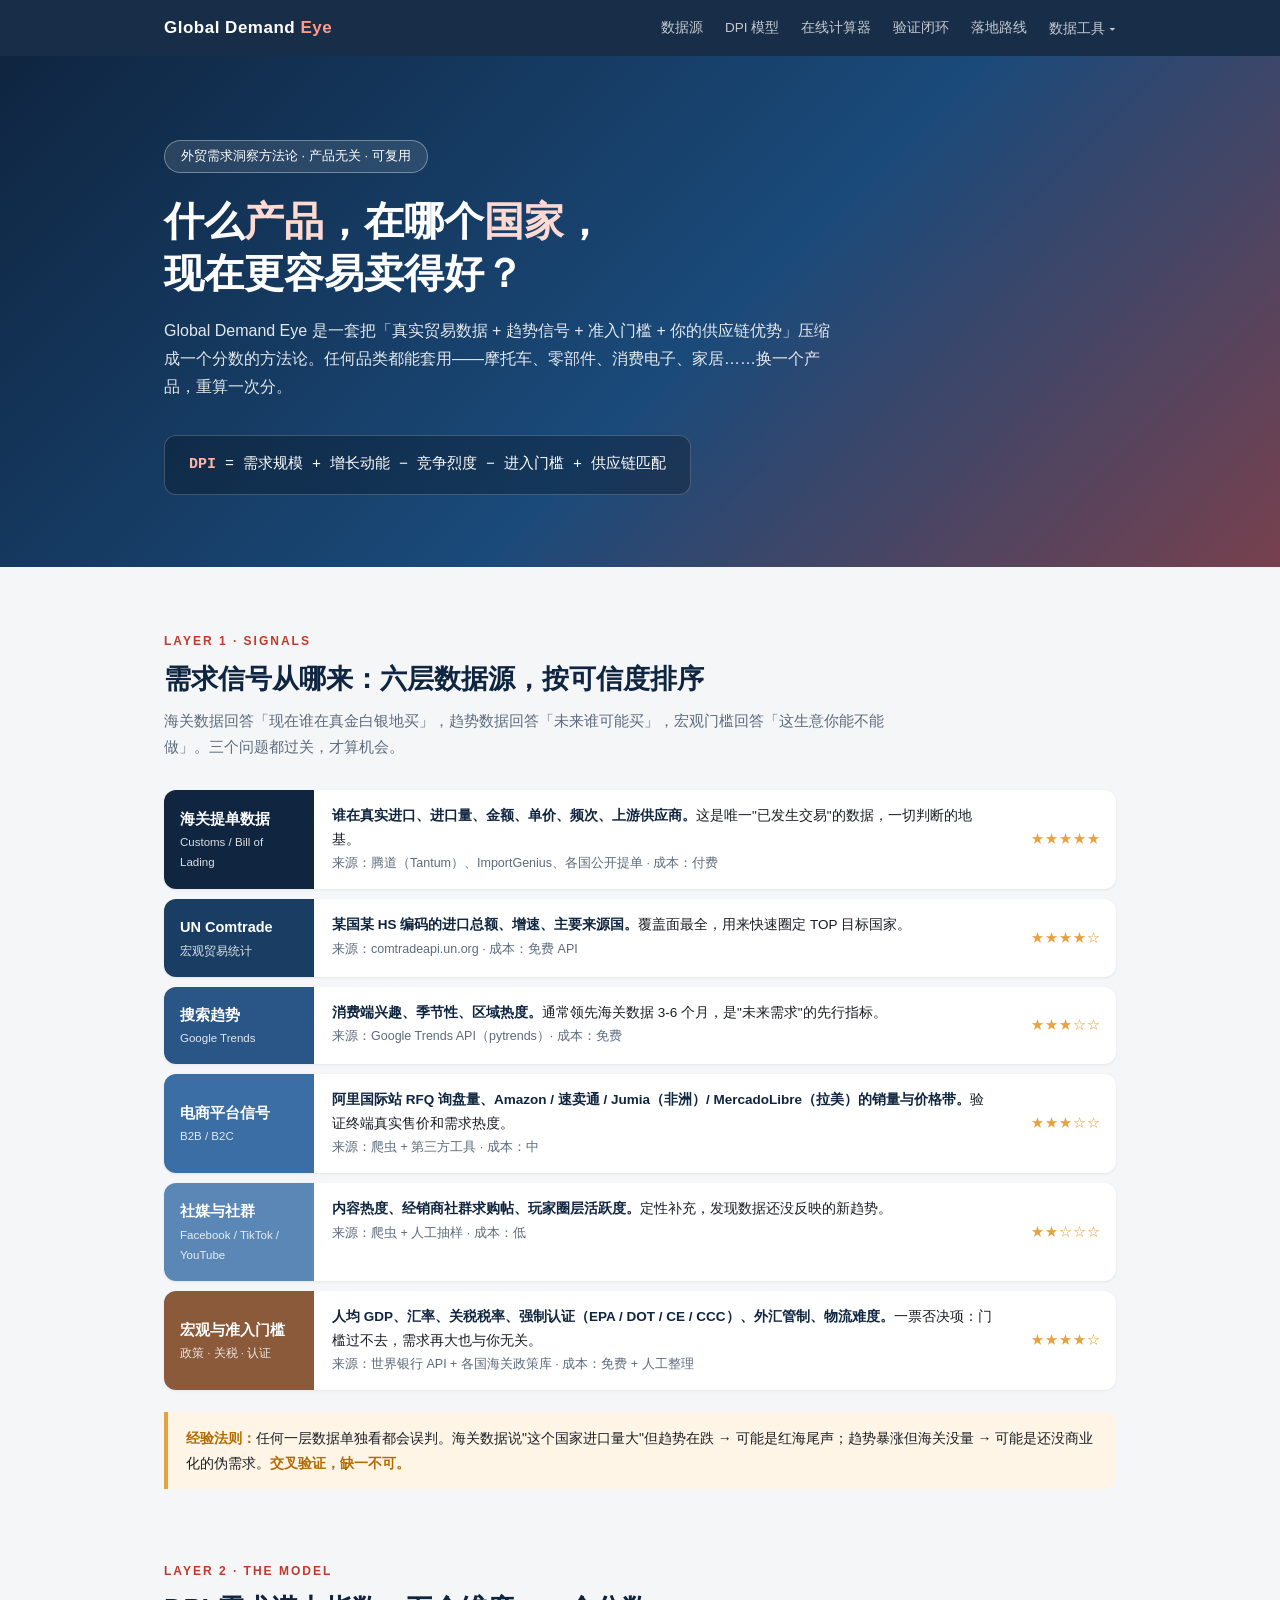
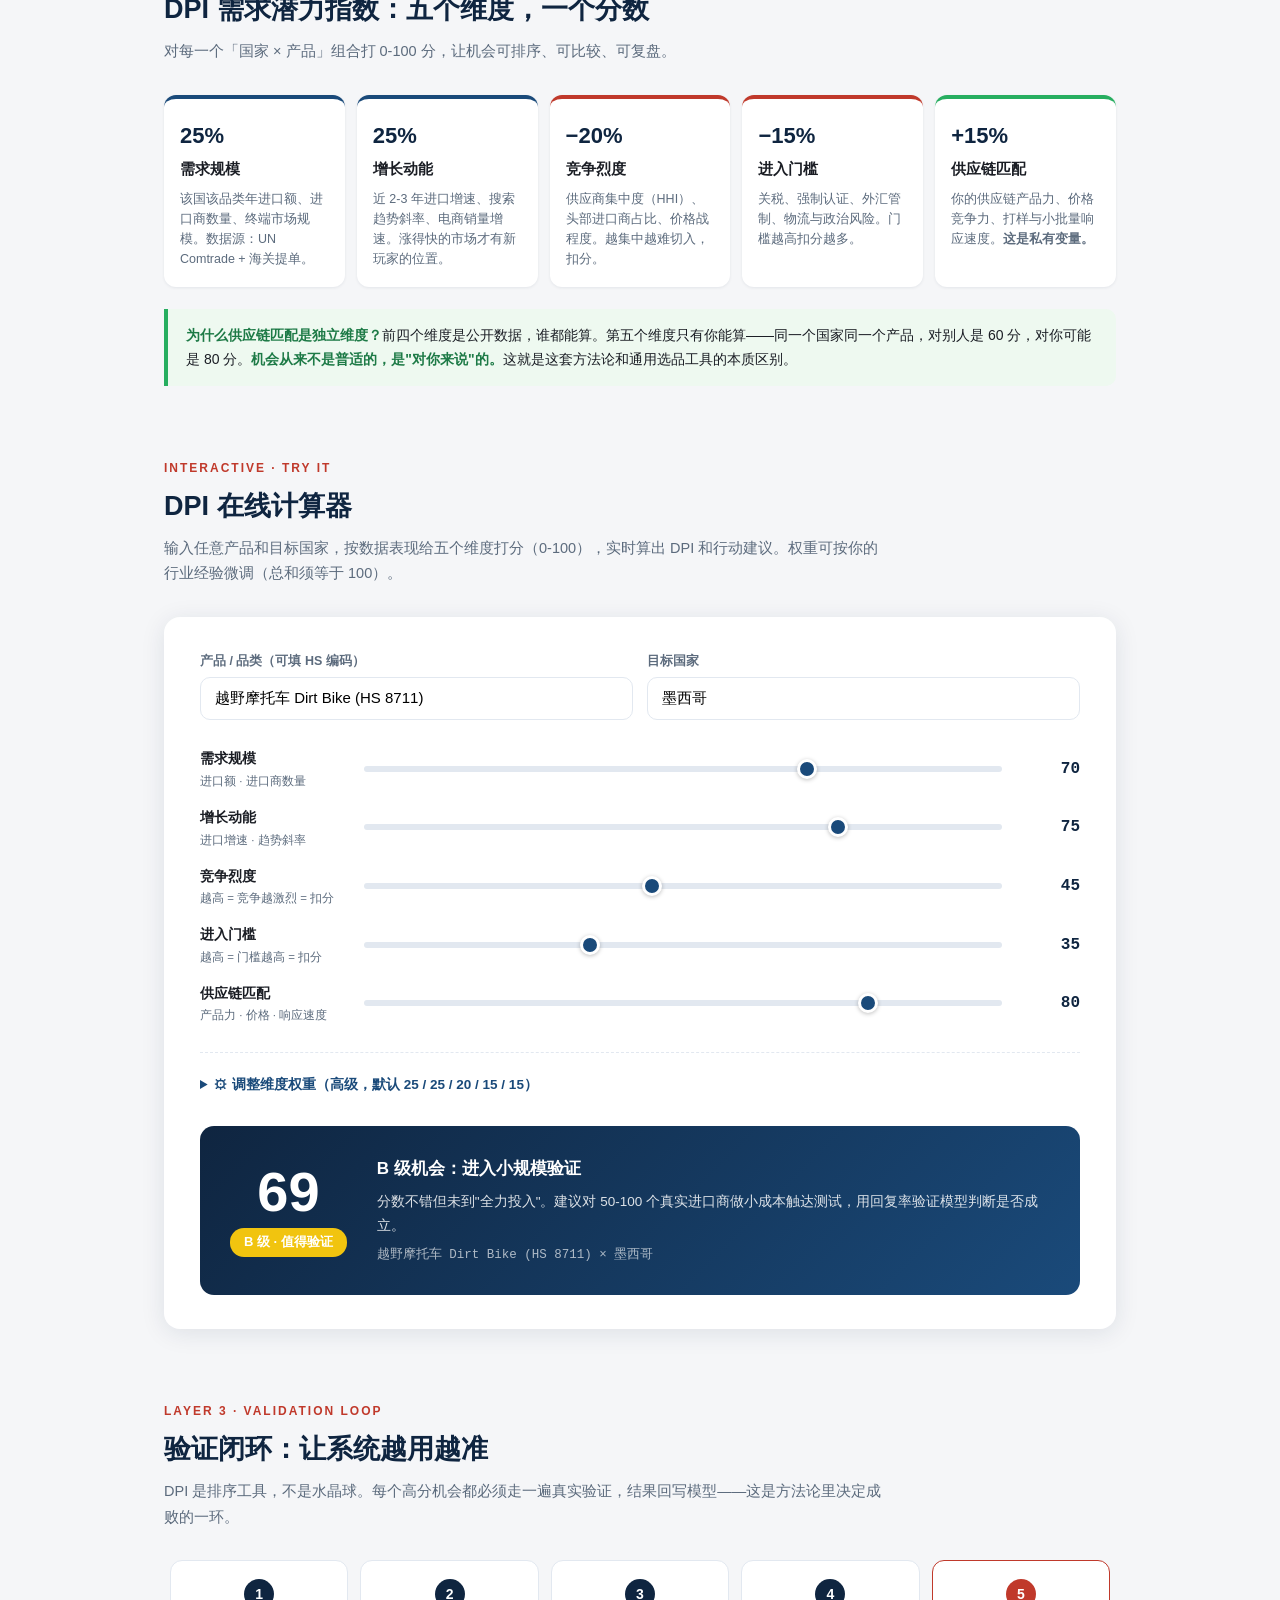
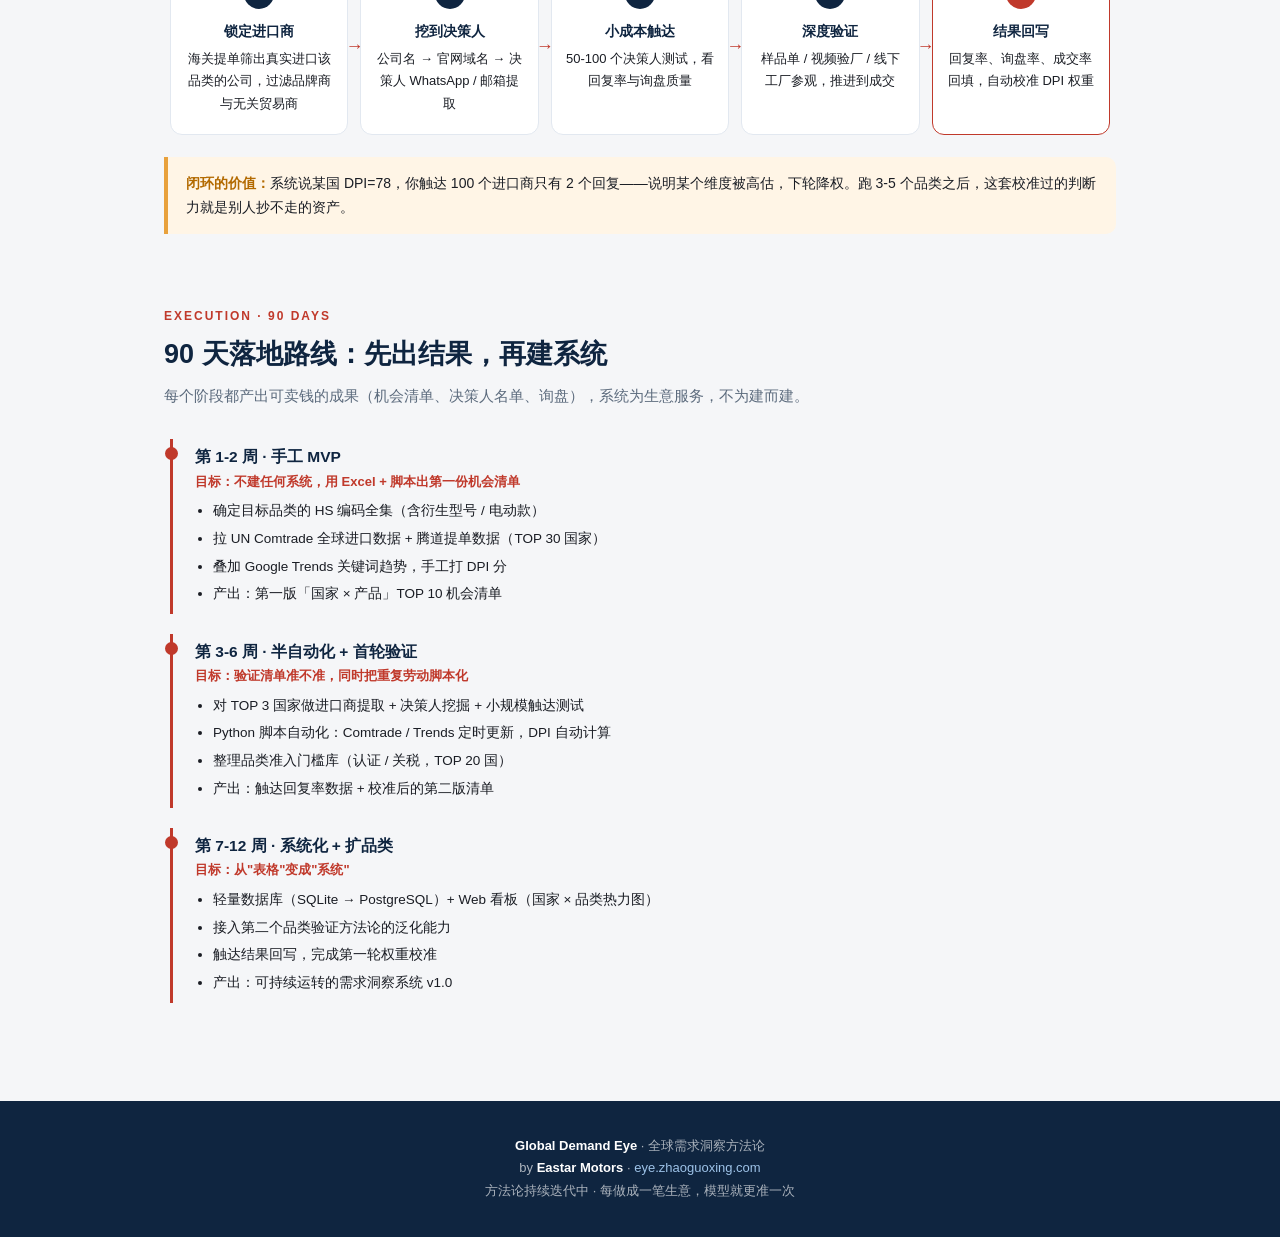
<file: index.html>
<!DOCTYPE html>
<html lang="zh-CN" data-page-node-id="IEvrCKIiT8b6tZA7WyVUV3">
<head data-page-node-id="hLp0TwkNhoBQQ4ujz1DH9p">
<meta charset="UTF-8" data-page-node-id="vBuQwhukV2SU0BndbEfwpH">
<meta name="viewport" content="width=device-width, initial-scale=1.0" data-page-node-id="2bIlBClqqDKxnT2rr8ZYdN">
<title>Global Demand Eye · 全球需求洞察方法论</title>
<meta name="description" content="一套可复用的外贸需求洞察方法论：用 DPI 需求潜力指数回答「什么产品 × 哪个国家 × 现在更容易卖」。" data-page-node-id="ldcZ8ysT7w2BpTGIAM40GC">
<style>
  :root {
    --navy: #0f2540; --navy2: #1a4a7a; --red: #c0392b; --bg: #f5f6f8;
    --ink: #1a1d24; --muted: #5c6b7d; --line: #e2e8f0; --green: #27ae60; --amber: #e8a13c;
  }
  * { margin: 0; padding: 0; box-sizing: border-box; }
  html { scroll-behavior: smooth; }
  body { font-family: -apple-system, "PingFang SC", "Microsoft YaHei", sans-serif; background: var(--bg); color: var(--ink); line-height: 1.75; }
  .container { max-width: 1000px; margin: 0 auto; padding: 0 24px; }

  /* nav */
  nav { position: sticky; top: 0; z-index: 50; background: rgba(15,37,64,.96); backdrop-filter: blur(8px); }
  nav .container { display: flex; align-items: center; justify-content: space-between; height: 56px; }
  nav .logo { color: #fff; font-weight: 800; font-size: 17px; letter-spacing: .5px; }
  nav .logo span { color: #ff9a8a; }
  nav .links { display: flex; align-items: center; }
  nav .links a, nav .links .dropbtn { color: rgba(255,255,255,.75); text-decoration: none; font-size: 13.5px; margin-left: 22px; transition: color .2s; cursor: pointer; }
  nav .links a:hover, nav .links .dropbtn:hover { color: #fff; }
  .dropdown { position: relative; }
  .dropdown-menu { display: none; position: absolute; right: 0; top: 100%; background: #fff; border-radius: 10px; box-shadow: 0 8px 28px rgba(0,0,0,.22); padding: 8px; min-width: 200px; z-index: 60; }
  .dropdown:hover .dropdown-menu { display: block; }
  .dropdown-menu a { display: block; color: #1a1d24; padding: 9px 14px; border-radius: 7px; margin: 0; font-size: 13.5px; white-space: nowrap; }
  .dropdown-menu a:hover { background: #eef2f7; color: #0f2540; }
  .dropdown-menu a small { display: block; color: #5c6b7d; font-size: 11px; }
  @media (max-width: 720px) { nav .links { display: none; } }

  /* hero */
  .hero { background: linear-gradient(135deg, #0f2540 0%, #1a4a7a 55%, #c0392b 135%); color: #fff; padding: 84px 0 72px; }
  .hero .tag { display: inline-block; border: 1px solid rgba(255,255,255,.35); background: rgba(255,255,255,.1); padding: 4px 16px; border-radius: 20px; font-size: 13px; margin-bottom: 22px; }
  .hero h1 { font-size: 40px; font-weight: 800; line-height: 1.3; margin-bottom: 18px; }
  .hero h1 .q { color: #ffd9d2; }
  .hero p { font-size: 16px; opacity: .88; max-width: 680px; }
  .hero .formula-strip { margin-top: 34px; display: inline-block; background: rgba(0,0,0,.25); border: 1px solid rgba(255,255,255,.2); border-radius: 12px; padding: 16px 24px; font-family: "SF Mono", Menlo, monospace; font-size: 15px; }
  .hero .formula-strip b { color: #ffb4a6; }
  @media (max-width: 720px) { .hero h1 { font-size: 28px; } .hero .formula-strip { font-size: 12px; } }

  section { padding: 64px 0 8px; }
  .sec-head { margin-bottom: 30px; }
  .sec-head .en { font-size: 12px; letter-spacing: 2px; color: var(--red); font-weight: 700; text-transform: uppercase; }
  .sec-head h2 { font-size: 27px; color: var(--navy); margin-top: 4px; }
  .sec-head p { color: var(--muted); font-size: 14.5px; margin-top: 6px; max-width: 720px; }

  /* signal pyramid */
  .pyramid { display: flex; flex-direction: column; gap: 10px; }
  .pyr { display: flex; background: #fff; border-radius: 12px; overflow: hidden; box-shadow: 0 1px 3px rgba(15,37,64,.08); }
  .pyr .lv { flex: 0 0 150px; padding: 16px; color: #fff; font-weight: 700; font-size: 14.5px; display: flex; flex-direction: column; justify-content: center; }
  .pyr .lv small { font-weight: 400; opacity: .85; font-size: 11.5px; }
  .pyr .bd { padding: 14px 18px; font-size: 13.5px; flex: 1; }
  .pyr .bd b { color: var(--navy); }
  .pyr .bd .src { color: var(--muted); font-size: 12.5px; margin-top: 2px; }
  .pyr .stars { flex: 0 0 100px; display: flex; align-items: center; justify-content: center; color: var(--amber); font-size: 13px; letter-spacing: 1px; }
  @media (max-width: 720px) { .pyr .lv { flex-basis: 110px; } .pyr .stars { display: none; } }

  /* dpi dimensions */
  .dims { display: grid; grid-template-columns: repeat(5, 1fr); gap: 12px; }
  @media (max-width: 900px) { .dims { grid-template-columns: repeat(2, 1fr); } }
  @media (max-width: 560px) { .dims { grid-template-columns: 1fr; } }
  .dim { background: #fff; border-radius: 12px; padding: 18px 16px; box-shadow: 0 1px 3px rgba(15,37,64,.08); border-top: 4px solid var(--navy2); }
  .dim.minus { border-top-color: var(--red); }
  .dim.own { border-top-color: var(--green); }
  .dim .w { font-size: 22px; font-weight: 800; color: var(--navy); }
  .dim .n { font-weight: 700; margin: 2px 0 6px; font-size: 14.5px; }
  .dim .d { font-size: 12.5px; color: var(--muted); line-height: 1.6; }

  .note { background: #fff5e6; border-left: 4px solid var(--amber); padding: 14px 18px; border-radius: 0 10px 10px 0; margin-top: 22px; font-size: 14px; }
  .note b { color: #b36a00; }
  .note.green { background: #eef9f0; border-left-color: var(--green); }
  .note.green b { color: #1d7a46; }

  /* calculator */
  .calc { background: #fff; border-radius: 16px; box-shadow: 0 4px 24px rgba(15,37,64,.1); padding: 34px 36px; }
  @media (max-width: 720px) { .calc { padding: 22px 18px; } }
  .calc .row-inputs { display: grid; grid-template-columns: 1fr 1fr; gap: 14px; margin-bottom: 26px; }
  @media (max-width: 560px) { .calc .row-inputs { grid-template-columns: 1fr; } }
  .calc input[type=text] { width: 100%; padding: 12px 14px; border: 1.5px solid var(--line); border-radius: 10px; font-size: 15px; outline: none; transition: border .2s; }
  .calc input[type=text]:focus { border-color: var(--navy2); }
  .calc label.fld { font-size: 12.5px; color: var(--muted); display: block; margin-bottom: 5px; font-weight: 600; }
  .slider-row { display: grid; grid-template-columns: 150px 1fr 64px; align-items: center; gap: 14px; margin-bottom: 14px; }
  @media (max-width: 560px) { .slider-row { grid-template-columns: 110px 1fr 52px; } }
  .slider-row .lab { font-size: 14px; font-weight: 600; }
  .slider-row .lab small { display: block; color: var(--muted); font-weight: 400; font-size: 11.5px; }
  .slider-row .val { font-family: "SF Mono", Menlo, monospace; font-size: 16px; font-weight: 700; color: var(--navy); text-align: right; }
  input[type=range] { width: 100%; height: 6px; -webkit-appearance: none; appearance: none; background: var(--line); border-radius: 3px; outline: none; }
  input[type=range]::-webkit-slider-thumb { -webkit-appearance: none; appearance: none; width: 20px; height: 20px; border-radius: 50%; background: var(--navy2); cursor: pointer; border: 3px solid #fff; box-shadow: 0 1px 4px rgba(0,0,0,.25); }
  .weights { margin-top: 26px; padding-top: 20px; border-top: 1px dashed var(--line); }
  .weights summary { cursor: pointer; font-size: 13.5px; color: var(--navy2); font-weight: 600; }
  .weights .wgrid { display: grid; grid-template-columns: repeat(5, 1fr); gap: 10px; margin-top: 14px; }
  @media (max-width: 720px) { .weights .wgrid { grid-template-columns: repeat(2, 1fr); } }
  .weights .wgrid label { font-size: 11.5px; color: var(--muted); display: block; margin-bottom: 3px; }
  .weights input[type=number] { width: 100%; padding: 7px 9px; border: 1.5px solid var(--line); border-radius: 8px; font-size: 14px; }
  .wsum { font-size: 12.5px; margin-top: 10px; color: var(--muted); }
  .wsum.ok { color: var(--green); } .wsum.bad { color: var(--red); font-weight: 700; }

  .result { margin-top: 30px; background: linear-gradient(135deg, #0f2540, #1a4a7a); border-radius: 14px; color: #fff; padding: 28px 30px; display: grid; grid-template-columns: auto 1fr; gap: 30px; align-items: center; }
  @media (max-width: 640px) { .result { grid-template-columns: 1fr; text-align: center; } }
  .result .score { text-align: center; }
  .result .score .num { font-size: 56px; font-weight: 800; line-height: 1; }
  .result .score .grade { display: inline-block; margin-top: 8px; font-size: 13px; font-weight: 700; padding: 3px 14px; border-radius: 14px; background: rgba(255,255,255,.15); }
  .result .verdict h4 { font-size: 17px; margin-bottom: 6px; }
  .result .verdict p { font-size: 13.5px; opacity: .85; }
  .result .verdict .pair { font-size: 12.5px; opacity: .65; margin-top: 8px; font-family: Menlo, monospace; }

  /* loop */
  .loop { display: grid; grid-template-columns: repeat(5, 1fr); gap: 0; }
  @media (max-width: 900px) { .loop { grid-template-columns: 1fr; gap: 12px; } }
  .lp { background: #fff; border: 1.5px solid var(--line); border-radius: 12px; padding: 18px 14px; margin: 0 6px; text-align: center; font-size: 13px; position: relative; }
  .lp .no { width: 30px; height: 30px; border-radius: 50%; background: var(--navy); color: #fff; font-weight: 800; display: flex; align-items: center; justify-content: center; margin: 0 auto 10px; font-size: 14px; }
  .lp b { display: block; color: var(--navy); margin-bottom: 4px; font-size: 14px; }
  .lp .arr { position: absolute; right: -16px; top: 50%; transform: translateY(-50%); color: var(--red); font-size: 18px; font-weight: 800; z-index: 2; }
  @media (max-width: 900px) { .lp .arr { display: none; } .lp { margin: 0; } }

  /* roadmap */
  .phase { border-left: 3px solid var(--red); padding: 4px 0 4px 22px; margin: 20px 0 20px 6px; position: relative; }
  .phase::before { content: ""; position: absolute; left: -8px; top: 8px; width: 13px; height: 13px; border-radius: 50%; background: var(--red); }
  .phase .t { font-weight: 700; font-size: 15.5px; color: var(--navy); }
  .phase .g { font-size: 13px; color: var(--red); font-weight: 600; margin-bottom: 6px; }
  .phase ul { margin-left: 18px; font-size: 13.5px; }
  .phase li { margin-bottom: 4px; }

  footer { background: var(--navy); color: rgba(255,255,255,.65); text-align: center; padding: 34px 20px; margin-top: 70px; font-size: 13px; }
  footer b { color: #fff; }
  footer a { color: #9ec3e8; text-decoration: none; }
</style>
</head>
<body data-page-node-id="r5opr6QafjVuFzC8ON0cdB">

<nav data-page-node-id="QuTthRYrnVWiDVU4P8e2kO">
  <div class="container" data-page-node-id="rSzT6q8761tzJrecuDGDx7">
    <div class="logo" data-page-node-id="YNQbATNOCQu0QMy5YVWGUk">Global Demand <span data-page-node-id="SczkfhZVIKyUPl3Lal9FXu">Eye</span></div>
    <div class="links" data-page-node-id="bvfOhIvkzDzVhWLD3byn2g">
      <a href="#signals" data-page-node-id="QLsc8fCORnNMgEXU4lE7KE">数据源</a>
      <a href="#dpi" data-page-node-id="n4cuCpz7oHlGXjJSjq1TVd">DPI 模型</a>
      <a href="#calc" data-page-node-id="eDOBJ2DCVDD18yL87TJ3RS">在线计算器</a>
      <a href="#loop" data-page-node-id="DHEj22jfOPbuzD3FoP1DJM">验证闭环</a>
      <a href="#roadmap" data-page-node-id="SwSfWYvEmaSe5w0Kty3PW3">落地路线</a>
      <div class="dropdown" data-page-node-id="dToolsMenu1">
        <span class="dropbtn">数据工具 ▾</span>
        <div class="dropdown-menu">
          <a href="tools/trade.html">全球进口扫描<small>Comtrade · 各国进口额排行</small></a>
          <a href="tools/macro.html">宏观经济查询<small>World Bank · GDP/增速/人口</small></a>
          <a href="tools/hhi.html">供应商集中度分析<small>Comtrade · 来源国份额与 HHI</small></a>
        </div>
      </div>
    </div>
  </div>
</nav>

<header class="hero" data-page-node-id="IZYheMNTh07hRgDJfRFRk2">
  <div class="container" data-page-node-id="EDFjBvue8R69aJNtRItX7Y">
    <span class="tag" data-page-node-id="p7OIjJOdq6BhohmUQ7pCWQ">外贸需求洞察方法论 · 产品无关 · 可复用</span>
    <h1 data-page-node-id="xHTnuhLWr1ctZLSzqEWkIQ">什么<span class="q" data-page-node-id="HSXyQLlKOrQDdUiEx3WHoW">产品</span>，在哪个<span class="q" data-page-node-id="iYE3smzuwUv2TRCSOSSIz4">国家</span>，<br data-page-node-id="yfrJmaG1UToOiCyjtWpQSI">现在更容易卖得好？</h1>
    <p data-page-node-id="XhCnIAzaD6e57Ko7ouEJq1">Global Demand Eye 是一套把「真实贸易数据 + 趋势信号 + 准入门槛 + 你的供应链优势」压缩成一个分数的方法论。任何品类都能套用——摩托车、零部件、消费电子、家居……换一个产品，重算一次分。</p>
    <div class="formula-strip" data-page-node-id="I98uPK7IFHiWHmWqxn0GEf">
      <b data-page-node-id="nz43cjdQmSxBh1NWPtGBDM">DPI</b> = 需求规模 + 增长动能 − 竞争烈度 − 进入门槛 + 供应链匹配
    </div>
  </div>
</header>

<!-- ========== signals ========== -->
<section id="signals" data-page-node-id="ZQFGwPuYWzvEraIip5YilB">
  <div class="container" data-page-node-id="bHOEvrCng6jv2vUFArN1WA">
    <div class="sec-head" data-page-node-id="aDCiYHeHl4Ud39AeSiTGZr">
      <div class="en" data-page-node-id="Nk7fXWYWGG63xMOnmiE8hW">Layer 1 · Signals</div>
      <h2 data-page-node-id="G8NSWbvDKHOZ49mcyv7sGv">需求信号从哪来：六层数据源，按可信度排序</h2>
      <p data-page-node-id="NfgRid0uJEwHnpvKZOulTo">海关数据回答「现在谁在真金白银地买」，趋势数据回答「未来谁可能买」，宏观门槛回答「这生意你能不能做」。三个问题都过关，才算机会。</p>
    </div>
    <div class="pyramid" data-page-node-id="9uP1GkKiQLRGLhJ4TUD4BN">
      <div class="pyr" data-page-node-id="w9dStCxCaAjQZiHf9TOU4Z">
        <div class="lv" style="background:#0f2540;" data-page-node-id="qqhQadGFlS7LCG2Co05sOn">海关提单数据<small data-page-node-id="HTRX4gMsuzF23IaAxL46Rk">Customs / Bill of Lading</small></div>
        <div class="bd" data-page-node-id="ShWeNjuUZVLwnoRRDWIaSs"><b data-page-node-id="JaAQrnmtHq7ApZuXGEe4kt">谁在真实进口、进口量、金额、单价、频次、上游供应商。</b>这是唯一"已发生交易"的数据，一切判断的地基。<div class="src" data-page-node-id="7hr94JPHoPnotIsxwGgO8F">来源：腾道（Tantum）、ImportGenius、各国公开提单 · 成本：付费</div></div>
        <div class="stars" data-page-node-id="UuYHTeI66u4rHofrHiI2dR">★★★★★</div>
      </div>
      <div class="pyr" data-page-node-id="gSCQN2PxcvcqkoF2RKNpNB">
        <div class="lv" style="background:#1a3d63;" data-page-node-id="2wQsLAMKa45lhEHTF6GF0s">UN Comtrade<small data-page-node-id="2dvH2bXJ5xW7bOdej9FCz9">宏观贸易统计</small></div>
        <div class="bd" data-page-node-id="FbSPeNn5CXWdpCGofJTr2a"><b data-page-node-id="IQFgDj6GCeGEJJ5lA1L1zM">某国某 HS 编码的进口总额、增速、主要来源国。</b>覆盖面最全，用来快速圈定 TOP 目标国家。<div class="src" data-page-node-id="N9Nk1ZlUTFF0klYOjw4Fxx">来源：comtradeapi.un.org · 成本：免费 API</div></div>
        <div class="stars" data-page-node-id="aTIJogp6NkuYh9pyhYfNWV">★★★★☆</div>
      </div>
      <div class="pyr" data-page-node-id="IzHwJ3cd17lHZIu9KGXx1a">
        <div class="lv" style="background:#2a5687;" data-page-node-id="zEAtWNTUoAk8h7nivGGPFu">搜索趋势<small data-page-node-id="Dv110IQQfiTdGqbUKYOcNA">Google Trends</small></div>
        <div class="bd" data-page-node-id="lWW3hHilEW1r77JCCldPZ5"><b data-page-node-id="ol2Ish9P1LIhkQ0wG5myX7">消费端兴趣、季节性、区域热度。</b>通常领先海关数据 3-6 个月，是"未来需求"的先行指标。<div class="src" data-page-node-id="nSg9imSVXDgQwfA8rMANm7">来源：Google Trends API（pytrends）· 成本：免费</div></div>
        <div class="stars" data-page-node-id="LIOrmeFbvkNIgpAD3u7LPG">★★★☆☆</div>
      </div>
      <div class="pyr" data-page-node-id="YKxMVYSFRfwPjGdDuov9Wt">
        <div class="lv" style="background:#3a6ea5;" data-page-node-id="icUJxu2oPcdMkp717Hsugf">电商平台信号<small data-page-node-id="g0WriHyoiSsemqVfHRmzNA">B2B / B2C</small></div>
        <div class="bd" data-page-node-id="pbUmxcZNotRVidHMBt0MIl"><b data-page-node-id="hGPF7P3UPyFxENX0PAlN9y">阿里国际站 RFQ 询盘量、Amazon / 速卖通 / Jumia（非洲）/ MercadoLibre（拉美）的销量与价格带。</b>验证终端真实售价和需求热度。<div class="src" data-page-node-id="9dDCrebxghaQNNaCyToaMF">来源：爬虫 + 第三方工具 · 成本：中</div></div>
        <div class="stars" data-page-node-id="W4ZcXkpFQfEFQOgFIaE8tD">★★★☆☆</div>
      </div>
      <div class="pyr" data-page-node-id="Q31TmPcglBEFZNuzQTRCjd">
        <div class="lv" style="background:#5a87b5;" data-page-node-id="W952iUzOHTjfyQzZMgkcyC">社媒与社群<small data-page-node-id="aMQx251KBMNMVCktxVREdk">Facebook / TikTok / YouTube</small></div>
        <div class="bd" data-page-node-id="oGlS7PlF7cefPJWijrtlR1"><b data-page-node-id="CZnVqCSi5wtssy2zqeDhdk">内容热度、经销商社群求购帖、玩家圈层活跃度。</b>定性补充，发现数据还没反映的新趋势。<div class="src" data-page-node-id="MpfWaKLDdfzpuPb1gTB2Uk">来源：爬虫 + 人工抽样 · 成本：低</div></div>
        <div class="stars" data-page-node-id="zal80wvZbFKEFIA5OiOLN6">★★☆☆☆</div>
      </div>
      <div class="pyr" data-page-node-id="3l9rN19B5kUeqevLF8NFHF">
        <div class="lv" style="background:#8a5a3a;" data-page-node-id="FvBKy3YCjRlEtBvvr4nw7a">宏观与准入门槛<small data-page-node-id="cCqJzxSirwsEwkLjjvMo7b">政策 · 关税 · 认证</small></div>
        <div class="bd" data-page-node-id="RYgnKblxD9RaDGAA5lBsfM"><b data-page-node-id="8rGvRsEMg46bdaJJeWq9KT">人均 GDP、汇率、关税税率、强制认证（EPA / DOT / CE / CCC）、外汇管制、物流难度。</b>一票否决项：门槛过不去，需求再大也与你无关。<div class="src" data-page-node-id="A6B1TCyIkHD6QZiQRaJKHW">来源：世界银行 API + 各国海关政策库 · 成本：免费 + 人工整理</div></div>
        <div class="stars" data-page-node-id="SSq3hHeuZqFsWaADQAePLg">★★★★☆</div>
      </div>
    </div>
    <div class="note" data-page-node-id="MhfBzk2NH5AUtbohgVv6GQ"><b data-page-node-id="ToPwwE7y4jEMe18lmXKIYR">经验法则：</b>任何一层数据单独看都会误判。海关数据说"这个国家进口量大"但趋势在跌 → 可能是红海尾声；趋势暴涨但海关没量 → 可能是还没商业化的伪需求。<b data-page-node-id="q9iRjJ2ZmhHyKHPS8cHIDN">交叉验证，缺一不可。</b></div>
  </div>
</section>

<!-- ========== dpi ========== -->
<section id="dpi" data-page-node-id="6mTEABo7Omw8Z5b53dBYHD">
  <div class="container" data-page-node-id="WxjMREx1UU9RA0ktwHkOeV">
    <div class="sec-head" data-page-node-id="xlFuzKMw6QEf4B3MAi9E6w">
      <div class="en" data-page-node-id="F7dbuxSzGpYnJPQQpe9zws">Layer 2 · The Model</div>
      <h2 data-page-node-id="zuZJVncr75vNIwGeu2agiF">DPI 需求潜力指数：五个维度，一个分数</h2>
      <p data-page-node-id="AaKi1Xw0A4uD5wXt1agMNL">对每一个「国家 × 产品」组合打 0-100 分，让机会可排序、可比较、可复盘。</p>
    </div>
    <div class="dims" data-page-node-id="Bn1Et8a41IqFWNpMWKlJCp">
      <div class="dim" data-page-node-id="r7kMfxsvGmeQrzQdFLvO2Y">
        <div class="w" data-page-node-id="SZ2Id3TywzAT9Bwu0ER8c0">25%</div>
        <div class="n" data-page-node-id="u8OjMjBidL9I6MXHRtDSOB">需求规模</div>
        <div class="d" data-page-node-id="8ZZdRq0uIJmONjcBdqWpBv">该国该品类年进口额、进口商数量、终端市场规模。数据源：UN Comtrade + 海关提单。</div>
      </div>
      <div class="dim" data-page-node-id="Dt3rtG5D5ry6xsKox5BXqB">
        <div class="w" data-page-node-id="xN02S0EbfqwMMnlbsdkzE2">25%</div>
        <div class="n" data-page-node-id="lEg8XrrG2Z4cm4Wytld259">增长动能</div>
        <div class="d" data-page-node-id="LpGcOYETC4w7R2GDK9BfGv">近 2-3 年进口增速、搜索趋势斜率、电商销量增速。涨得快的市场才有新玩家的位置。</div>
      </div>
      <div class="dim minus" data-page-node-id="dlaulMwopgeeA3lLjTu7LX">
        <div class="w" data-page-node-id="EjmgvHj5o8LtQ07co8GeGn">−20%</div>
        <div class="n" data-page-node-id="bsRDr58LwfseDkrC4YNcEO">竞争烈度</div>
        <div class="d" data-page-node-id="E1NGyR9VZPc31E5EnCT2K5">供应商集中度（HHI）、头部进口商占比、价格战程度。越集中越难切入，扣分。</div>
      </div>
      <div class="dim minus" data-page-node-id="Ex1JQ5RdeE138fgyXCQmdw">
        <div class="w" data-page-node-id="lYrbvK5EG2C6UGiPxXFB9H">−15%</div>
        <div class="n" data-page-node-id="qQQ9ghXr9r3gupyhHA29Gc">进入门槛</div>
        <div class="d" data-page-node-id="h4r6ZVQ0yZt7P39sB7OxQt">关税、强制认证、外汇管制、物流与政治风险。门槛越高扣分越多。</div>
      </div>
      <div class="dim own" data-page-node-id="47cLWXXJ4HCf4FDgosNpMU">
        <div class="w" data-page-node-id="ZMB7PxrVB5gP24xKC6JzUp">+15%</div>
        <div class="n" data-page-node-id="ClP6UJm64rwsRnzi7DaR8e">供应链匹配</div>
        <div class="d" data-page-node-id="NkoqFlHwmExhd2BOm8w70q">你的供应链产品力、价格竞争力、打样与小批量响应速度。<b data-page-node-id="1xHflF5X1eBCTmpnGKf5lE">这是私有变量。</b></div>
      </div>
    </div>
    <div class="note green" data-page-node-id="byncQDVdkB5dgZrx1eaZTH"><b data-page-node-id="ZDDHnGz6Mau3DHV8VzU8U2">为什么供应链匹配是独立维度？</b>前四个维度是公开数据，谁都能算。第五个维度只有你能算——同一个国家同一个产品，对别人是 60 分，对你可能是 80 分。<b data-page-node-id="pPXDdakkIcsINCntDMjJjc">机会从来不是普适的，是"对你来说"的。</b>这就是这套方法论和通用选品工具的本质区别。</div>
  </div>
</section>

<!-- ========== calculator ========== -->
<section id="calc" data-page-node-id="eqJMQbslDyuBJO5mOpYPag">
  <div class="container" data-page-node-id="CW9wfkcAtk1DTxhrJnQCOF">
    <div class="sec-head" data-page-node-id="Z81ObFy2GVFpoB7tXKbalR">
      <div class="en" data-page-node-id="vBSCY1B6Dr4XRr2J7GvDWp">Interactive · Try It</div>
      <h2 data-page-node-id="96H84qizPD5znhakshPHD9">DPI 在线计算器</h2>
      <p data-page-node-id="rIao5spfrhYEFBm9dfuEZQ">输入任意产品和目标国家，按数据表现给五个维度打分（0-100），实时算出 DPI 和行动建议。权重可按你的行业经验微调（总和须等于 100）。</p>
    </div>
    <div class="calc" data-page-node-id="C6tk0YIV5Md2pFw6AQDur2">
      <div class="row-inputs" data-page-node-id="UGJ4z0Zr1qCng6DdCZGPph">
        <div data-page-node-id="ZeLP5hubap4b9giK9UfDpl">
          <label class="fld" data-page-node-id="Td3oPC3eBSJ9swB1EGxpgv">产品 / 品类（可填 HS 编码）</label>
          <input type="text" id="inpProduct" placeholder="例：越野摩托车 HS 8711.40 / 锂电池 HS 8507.60" value="越野摩托车 Dirt Bike (HS 8711)" data-page-node-id="P92DXy0MJL8IMzyN8jyAbk">
        </div>
        <div data-page-node-id="nYaawmMRyZXLK5XvFsCIxY">
          <label class="fld" data-page-node-id="94QNr481kT8ojsXjfUpptq">目标国家</label>
          <input type="text" id="inpCountry" placeholder="例：墨西哥 / 菲律宾 / 阿联酋" value="墨西哥" data-page-node-id="ynKLkt6PCAgSX8Kysm149F">
        </div>
      </div>

      <div class="slider-row" data-page-node-id="U9ZHvdxFnFE3RqRvJ0XtJu">
        <div class="lab" data-page-node-id="LwThI8Pwn2y6rU4yuI0BZb">需求规模<small data-page-node-id="AYkXiMCG98AzDMAkQqhDX8">进口额 · 进口商数量</small></div>
        <input type="range" id="sScale" min="0" max="100" value="70" data-page-node-id="517WQTDisTHP8MMPZJbJz4">
        <div class="val" id="vScale" data-page-node-id="Ik49hf4JZzKag4N5SGpCU8">70</div>
      </div>
      <div class="slider-row" data-page-node-id="xHGm68E9Fb3jVLI6lkTX5V">
        <div class="lab" data-page-node-id="iJuHDU5eafSQIinwKpuywI">增长动能<small data-page-node-id="OQkNIZcRLqV8DtzFH5Y4Gs">进口增速 · 趋势斜率</small></div>
        <input type="range" id="sGrowth" min="0" max="100" value="75" data-page-node-id="lUmguF3kpJmUsCxPpCqBpy">
        <div class="val" id="vGrowth" data-page-node-id="EMDRYiUGupuWek4H0SpecD">75</div>
      </div>
      <div class="slider-row" data-page-node-id="GMIpv4WqvTbLwxsK4B0tLA">
        <div class="lab" data-page-node-id="LkE9Jz8ULsa5qg0GMSwv7t">竞争烈度<small data-page-node-id="RiddVjvmbUEsahLoPfHdyU">越高 = 竞争越激烈 = 扣分</small></div>
        <input type="range" id="sComp" min="0" max="100" value="45" data-page-node-id="gHEY2mPsdIB0fYkMYtqVRX">
        <div class="val" id="vComp" data-page-node-id="djqQlwb2e5w95f5pQmnm08">45</div>
      </div>
      <div class="slider-row" data-page-node-id="wBejL7w61dmlzUV5kbaCsr">
        <div class="lab" data-page-node-id="aDOAXy6K6B5c9iUhpycM99">进入门槛<small data-page-node-id="5raRb9q4DnnFuliBQ7nvqA">越高 = 门槛越高 = 扣分</small></div>
        <input type="range" id="sBarrier" min="0" max="100" value="35" data-page-node-id="34rMrnQoTKuI7pvPJ2jzHk">
        <div class="val" id="vBarrier" data-page-node-id="Xj3lMl3kNN5ziYtwSI81BH">35</div>
      </div>
      <div class="slider-row" data-page-node-id="74cmujZCpz2aWnRfdkQVbK">
        <div class="lab" data-page-node-id="WdaHewJCp5HU4wncAp7eF1">供应链匹配<small data-page-node-id="oGyUyn6UlAx01HDJFDV0RX">产品力 · 价格 · 响应速度</small></div>
        <input type="range" id="sSupply" min="0" max="100" value="80" data-page-node-id="4LfYzhRZk4vKZxvKVcT6vk">
        <div class="val" id="vSupply" data-page-node-id="SEXRsQrRGCgTTjy6qSXPQK">80</div>
      </div>

      <details class="weights" data-page-node-id="C7s69Kp9R4JzG7GAhMLbxX">
        <summary data-page-node-id="wlfAIygw2ewNesuabUyUTh">⚙ 调整维度权重（高级，默认 25 / 25 / 20 / 15 / 15）</summary>
        <div class="wgrid" data-page-node-id="4LWaH7zEQz336lYtZjcvwr">
          <div data-page-node-id="GviAGVJmrFXKdgFZTsP7IY"><label data-page-node-id="uAAACxwQfbSQr1qHZHefzt">需求规模 %</label><input type="number" id="wScale" value="25" min="0" max="100" data-page-node-id="iz8URYtDum1PEkx6ICNHAD"></div>
          <div data-page-node-id="Nt60G5Vf9X25AHECSQ7KOL"><label data-page-node-id="P1LnvotKlUIAZF359MWeub">增长动能 %</label><input type="number" id="wGrowth" value="25" min="0" max="100" data-page-node-id="fJAs8GINRwi5Eq8banMwiJ"></div>
          <div data-page-node-id="eDjDyLI8EsMCHCY8Jm7Zd3"><label data-page-node-id="WdsKo4zfA0M6EfvzDu0Q7s">竞争烈度 %</label><input type="number" id="wComp" value="20" min="0" max="100" data-page-node-id="wTUCmZoGHNgbPV4UE6dyX9"></div>
          <div data-page-node-id="PCcslh2oCTnwe6LTCTE0cd"><label data-page-node-id="AhI5ystF2G9BT3VPCFkWbG">进入门槛 %</label><input type="number" id="wBarrier" value="15" min="0" max="100" data-page-node-id="GgiDvHOcfy6i1e7U417uB7"></div>
          <div data-page-node-id="8Wl2fVR0PAE2L3QRfrAXCz"><label data-page-node-id="uJ4YKPweRa1Rtg58ZPTuqD">供应链匹配 %</label><input type="number" id="wSupply" value="15" min="0" max="100" data-page-node-id="I7NzVJ8lK70nNxkJlMAts5"></div>
        </div>
        <div class="wsum" id="wSum" data-page-node-id="e6fDajqqUfJODlJSJyaHcU">权重合计：100 ✓</div>
      </details>

      <div class="result" data-page-node-id="1ksnEF5CkHckisb7PzEwPh">
        <div class="score" data-page-node-id="sgCZ166au4QcOysg7E7LVz">
          <div class="num" id="dpiNum" data-page-node-id="MwaewHonVq5uARgxAMss8K">68</div>
          <div class="grade" id="dpiGrade" data-page-node-id="34RHwXvKTcUwdZXPgI26Ra">B 级 · 值得验证</div>
        </div>
        <div class="verdict" data-page-node-id="qte9G6iy3mfSSRQnAFLBBo">
          <h4 id="verdictTitle" data-page-node-id="9z4jh3EdK7FmAPdKkbNsf5">B 级机会：进入小规模验证</h4>
          <p id="verdictText" data-page-node-id="5oIbEvJ3dH4nMCsodS1IE1">分数不错但未到"全力投入"。建议对 50-100 个真实进口商做小成本触达测试，用回复率验证模型判断是否成立。</p>
          <div class="pair" id="verdictPair" data-page-node-id="DQZMjDov5uDegCDp6jlDtC">越野摩托车 Dirt Bike (HS 8711) × 墨西哥</div>
        </div>
      </div>
    </div>
  </div>
</section>

<!-- ========== loop ========== -->
<section id="loop" data-page-node-id="IvnHo2veXMLCJL98EAqV7W">
  <div class="container" data-page-node-id="FzVYHmhB2PYrbAnipBwXvf">
    <div class="sec-head" data-page-node-id="qfYCKcub2DqYiCuLNGXCmk">
      <div class="en" data-page-node-id="WaAO93FQGYItOm1JWPCeEo">Layer 3 · Validation Loop</div>
      <h2 data-page-node-id="rDwv5MQQSjoLU5nnIpL0Cc">验证闭环：让系统越用越准</h2>
      <p data-page-node-id="EeYN8zI6DjrDtF2VVd5Y7m">DPI 是排序工具，不是水晶球。每个高分机会都必须走一遍真实验证，结果回写模型——这是方法论里决定成败的一环。</p>
    </div>
    <div class="loop" data-page-node-id="mLSLw4tZUiBsu7xUvRwscG">
      <div class="lp" data-page-node-id="i57f8R1JZFVsm0wOXY2sDY"><div class="no" data-page-node-id="6iiRJwDobkMNkV9NJMuWag">1</div><b data-page-node-id="gJqEsXF4BG2A6n7ChYgbip">锁定进口商</b>海关提单筛出真实进口该品类的公司，过滤品牌商与无关贸易商<span class="arr" data-page-node-id="J9yE0Dm3CFP1bjNoOiMNR8">→</span></div>
      <div class="lp" data-page-node-id="8Y3Fmg1JnVMxkx3XiyQsOm"><div class="no" data-page-node-id="j8Ps2isQ5y6UCO1qtgDPJB">2</div><b data-page-node-id="lnySKEoWqEABgc9lprq5JG">挖到决策人</b>公司名 → 官网域名 → 决策人 WhatsApp / 邮箱提取<span class="arr" data-page-node-id="4420hr8aL1XL0JBJEzGzy2">→</span></div>
      <div class="lp" data-page-node-id="xKyymSw67HYDXohNX4HlHd"><div class="no" data-page-node-id="EqqVa17Me4ho92S8I5QuMA">3</div><b data-page-node-id="fQH5EH0KU9knRgnj37viiX">小成本触达</b>50-100 个决策人测试，看回复率与询盘质量<span class="arr" data-page-node-id="tuJGbSZwX9B1hpakDYhpKS">→</span></div>
      <div class="lp" data-page-node-id="vOnI9FDoGuWFul30V0PB7E"><div class="no" data-page-node-id="mPdLxS61WBkEa5XNBRUZbh">4</div><b data-page-node-id="x4F8BxhFysFzOS8W9z5jKH">深度验证</b>样品单 / 视频验厂 / 线下工厂参观，推进到成交<span class="arr" data-page-node-id="trVwkqrCVR8hELhkOVlpDj">→</span></div>
      <div class="lp" style="border-color:var(--red);" data-page-node-id="YmEbV69jqQ1M6CjoMr0c8A"><div class="no" style="background:var(--red);" data-page-node-id="hRaoEnZTsvyp6bwITFPHER">5</div><b data-page-node-id="U62Dutv7JeehWr46yRNFLJ">结果回写</b>回复率、询盘率、成交率回填，自动校准 DPI 权重</div>
    </div>
    <div class="note" data-page-node-id="I6uM18ygcFd0RUxqh1Ypu8"><b data-page-node-id="nlriQeJwE8980oVTHJd1Fc">闭环的价值：</b>系统说某国 DPI=78，你触达 100 个进口商只有 2 个回复——说明某个维度被高估，下轮降权。跑 3-5 个品类之后，这套校准过的判断力就是别人抄不走的资产。</div>
  </div>
</section>

<!-- ========== roadmap ========== -->
<section id="roadmap" data-page-node-id="r0g1HeqlXU8JCI0lgdL3WN">
  <div class="container" data-page-node-id="rtHH1ZcAr7oWogIEPx7BWo">
    <div class="sec-head" data-page-node-id="Ae7JDM2Fo5EWsvx92pM6Od">
      <div class="en" data-page-node-id="n1OPC5f1i1wozR8rxKRAn9">Execution · 90 Days</div>
      <h2 data-page-node-id="gE9Eyq4An4juqTjFe94ldb">90 天落地路线：先出结果，再建系统</h2>
      <p data-page-node-id="2OPKiQrOMPhiaueBvLOb8F">每个阶段都产出可卖钱的成果（机会清单、决策人名单、询盘），系统为生意服务，不为建而建。</p>
    </div>

    <div class="phase" data-page-node-id="MV2Q6Hs4BksIsypjRPjPU4">
      <div class="t" data-page-node-id="KAIQRIBxPUKy6PRIWnLQod">第 1-2 周 · 手工 MVP</div>
      <div class="g" data-page-node-id="djPurtNwGVONXb0z00QWch">目标：不建任何系统，用 Excel + 脚本出第一份机会清单</div>
      <ul data-page-node-id="nlr2HYlwL9iBVkqbRAdAX8">
        <li data-page-node-id="eTFZRRMQilJ4LIved0r43Z">确定目标品类的 HS 编码全集（含衍生型号 / 电动款）</li>
        <li data-page-node-id="UV6H6C8bgBarvKK7vHZune">拉 UN Comtrade 全球进口数据 + 腾道提单数据（TOP 30 国家）</li>
        <li data-page-node-id="Muc0nRO66EZuPvwx5ztGUe">叠加 Google Trends 关键词趋势，手工打 DPI 分</li>
        <li data-page-node-id="cJwGYBDzz4WNgHJ64fHfBK">产出：第一版「国家 × 产品」TOP 10 机会清单</li>
      </ul>
    </div>
    <div class="phase" data-page-node-id="Pe7i2YiIut6ciULUMHKVxs">
      <div class="t" data-page-node-id="SCkTB80YTrg7CZPoEcjRQI">第 3-6 周 · 半自动化 + 首轮验证</div>
      <div class="g" data-page-node-id="dMCEJgvK9oJhzQkcDkR5A2">目标：验证清单准不准，同时把重复劳动脚本化</div>
      <ul data-page-node-id="OhVR7gKmD3Pqv8rBgT1uPY">
        <li data-page-node-id="hkqty0AX2onGqyxAD54DU9">对 TOP 3 国家做进口商提取 + 决策人挖掘 + 小规模触达测试</li>
        <li data-page-node-id="d1YGBUsG6fvaXxA4xQMgjs">Python 脚本自动化：Comtrade / Trends 定时更新，DPI 自动计算</li>
        <li data-page-node-id="JK6u6ulDw2FvVLUIvzUPGJ">整理品类准入门槛库（认证 / 关税，TOP 20 国）</li>
        <li data-page-node-id="W6CaHIkxqkccHAp8mBb7Fr">产出：触达回复率数据 + 校准后的第二版清单</li>
      </ul>
    </div>
    <div class="phase" data-page-node-id="aXmrJaHT5O2Nfuxq1txzWi">
      <div class="t" data-page-node-id="cny04F1foFqjBcID3U9ZgF">第 7-12 周 · 系统化 + 扩品类</div>
      <div class="g" data-page-node-id="P6H2WT0uatQEITdbLwXgDA">目标：从"表格"变成"系统"</div>
      <ul data-page-node-id="XUJuFvTVfq4cXU6pYpKj2t">
        <li data-page-node-id="xMxsQV6d4RwWEtZLh1Ee98">轻量数据库（SQLite → PostgreSQL）+ Web 看板（国家 × 品类热力图）</li>
        <li data-page-node-id="OqKcgnLVwEpa4QF3DHlPPT">接入第二个品类验证方法论的泛化能力</li>
        <li data-page-node-id="x527jBsoS6optCuj3IUPJ5">触达结果回写，完成第一轮权重校准</li>
        <li data-page-node-id="o0vva8ks5xEIbPc8kMmkqo">产出：可持续运转的需求洞察系统 v1.0</li>
      </ul>
    </div>
  </div>
</section>

<footer data-page-node-id="DvklETIlP0jpNGNVvctaB2">
  <div class="container" data-page-node-id="0anFneAZNR259eGyjvoLPJ">
    <b data-page-node-id="EhBOUdFjyvE4DgcNmu30ec">Global Demand Eye</b> · 全球需求洞察方法论<br data-page-node-id="tnk4fuImAzHksL0QoRVMgh">
    by <b data-page-node-id="gmmxca5Jf7StBth9yGvRTb">Eastar Motors</b> · <a href="https://eye.zhaoguoxing.com" data-page-node-id="LcFG8cFwRunDeHq4wATDYc">eye.zhaoguoxing.com</a><br data-page-node-id="LTq0OGP6a49xFaYAZtwwQu">
    方法论持续迭代中 · 每做成一笔生意，模型就更准一次
  </div>
</footer>

<script>
(function(){
  var dims = ['Scale','Growth','Comp','Barrier','Supply'];
  var W = { Scale:25, Growth:25, Comp:20, Barrier:15, Supply:15 };

  function num(id){ return parseFloat(document.getElementById(id).value) || 0; }

  function calc(){
    dims.forEach(function(d){ document.getElementById('v'+d).textContent = document.getElementById('s'+d).value; });

    W = { Scale:num('wScale'), Growth:num('wGrowth'), Comp:num('wComp'), Barrier:num('wBarrier'), Supply:num('wSupply') };
    var sum = W.Scale + W.Growth + W.Comp + W.Barrier + W.Supply;
    var wsumEl = document.getElementById('wSum');
    if (Math.abs(sum - 100) < 0.01) {
      wsumEl.textContent = '权重合计：' + sum + ' ✓'; wsumEl.className = 'wsum ok';
    } else {
      wsumEl.textContent = '权重合计：' + sum + ' ✗ （须等于 100，当前按归一化计算）'; wsumEl.className = 'wsum bad';
    }
    if (sum <= 0) sum = 1;

    var dpi = ( num('sScale')*W.Scale + num('sGrowth')*W.Growth
              + (100-num('sComp'))*W.Comp + (100-num('sBarrier'))*W.Barrier
              + num('sSupply')*W.Supply ) / sum;
    dpi = Math.max(0, Math.min(100, Math.round(dpi)));

    document.getElementById('dpiNum').textContent = dpi;

    var g, t, x, color;
    if (dpi >= 75) {
      g = 'A 级 · 优先投入'; t = 'A 级机会：全力验证，快速抢位';
      x = '需求、增长、门槛、供应链高度匹配。建议立即锁定该市场头部进口商，2 周内启动决策人触达，抢占先发位置。';
      color = '#2ecc71';
    } else if (dpi >= 60) {
      g = 'B 级 · 值得验证'; t = 'B 级机会：进入小规模验证';
      x = '分数不错但未到"全力投入"。建议对 50-100 个真实进口商做小成本触达测试，用回复率验证模型判断是否成立。';
      color = '#f1c40f';
    } else if (dpi >= 45) {
      g = 'C 级 · 观察待命'; t = 'C 级机会：保持观察，补齐短板';
      x = '机会存在但硬伤明显（竞争太激烈 / 门槛偏高 / 供应链不匹配）。建议先补齐最弱的维度，或换邻近市场再算一次。';
      color = '#e67e22';
    } else {
      g = 'D 级 · 暂不进入'; t = 'D 级机会：暂不进入';
      x = '当前条件下该市场不值得投入。可能是红海、门槛过高或需求不足。把资源让给更高分的机会，3 个月后用新数据重算。';
      color = '#e74c3c';
    }
    document.getElementById('dpiGrade').textContent = g;
    document.getElementById('dpiGrade').style.background = color;
    document.getElementById('verdictTitle').textContent = t;
    document.getElementById('verdictText').textContent = x;

    var p = document.getElementById('inpProduct').value.trim() || '（未填写产品）';
    var c = document.getElementById('inpCountry').value.trim() || '（未填写国家）';
    document.getElementById('verdictPair').textContent = p + ' × ' + c;
  }

  dims.forEach(function(d){
    document.getElementById('s'+d).addEventListener('input', calc);
    document.getElementById('w'+d).addEventListener('input', calc);
  });
  document.getElementById('inpProduct').addEventListener('input', calc);
  document.getElementById('inpCountry').addEventListener('input', calc);
  calc();
})();
</script>

</body>
</html>
</file>
